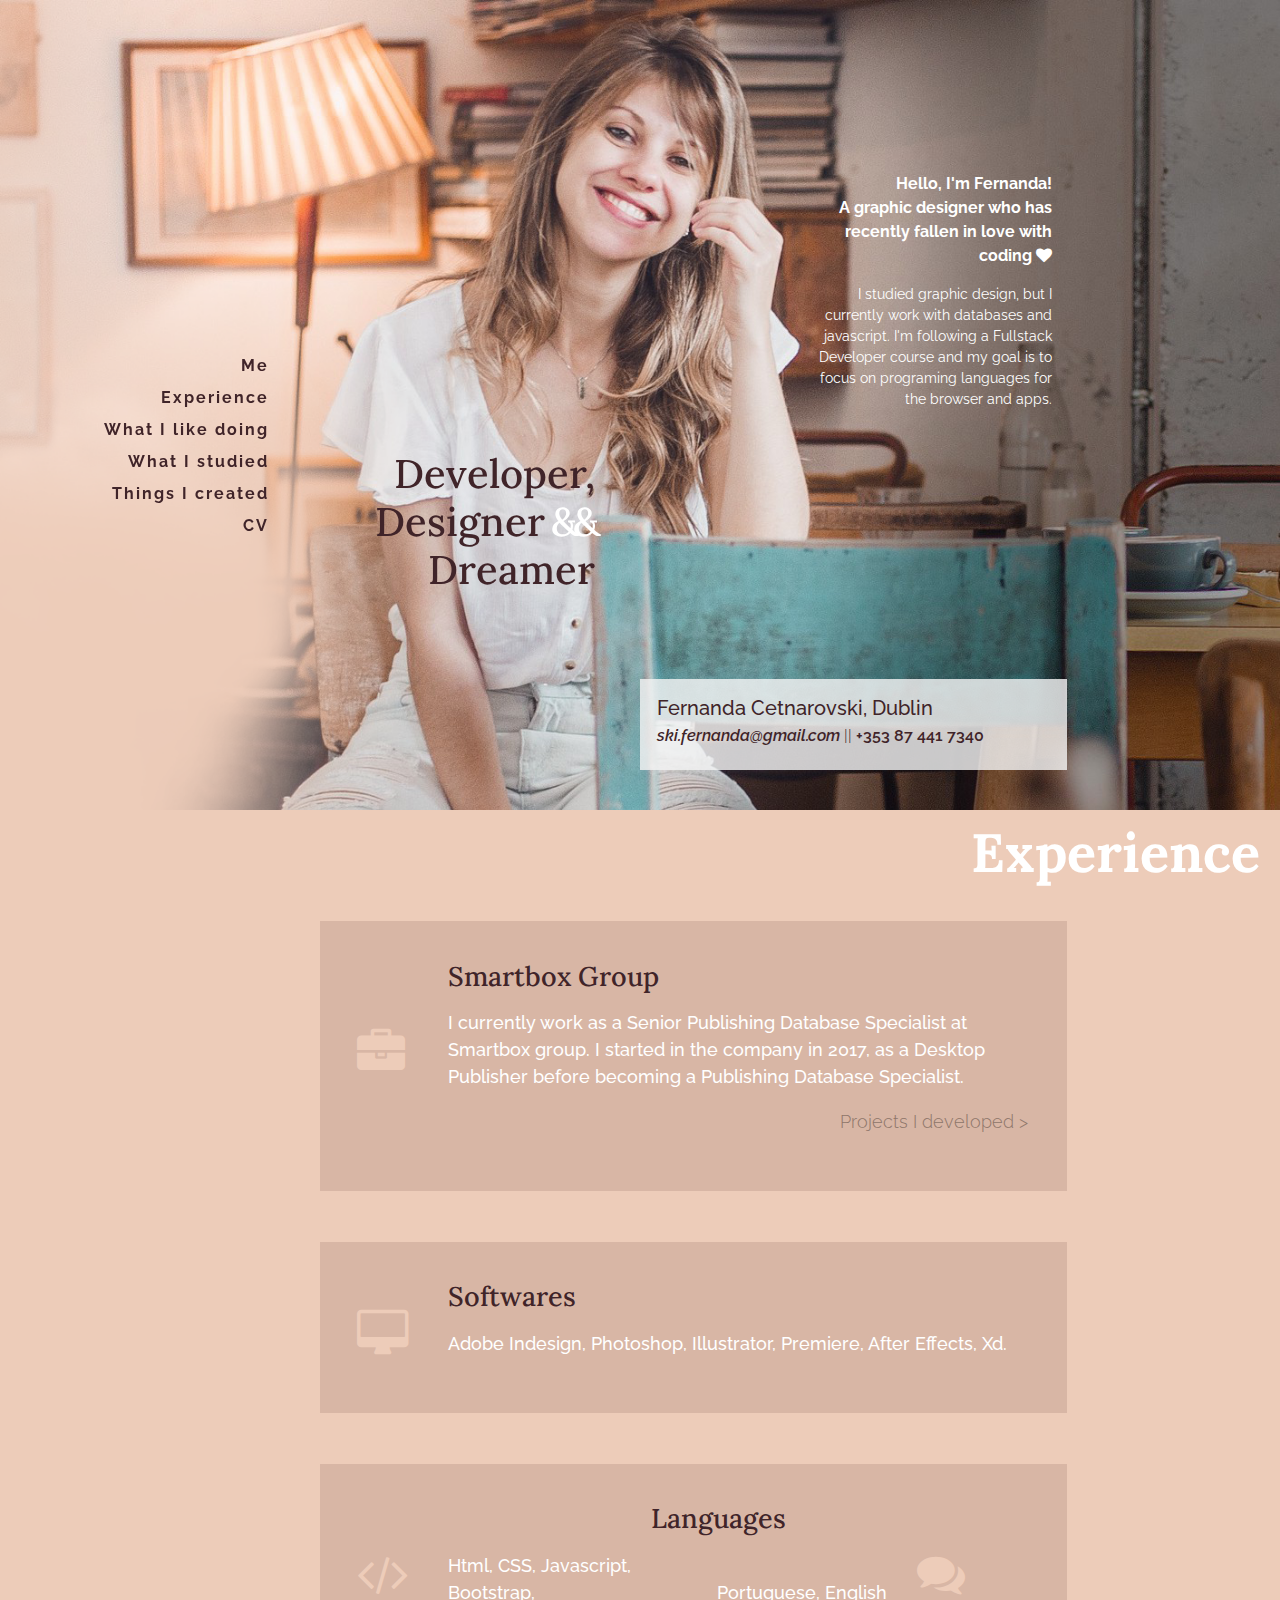
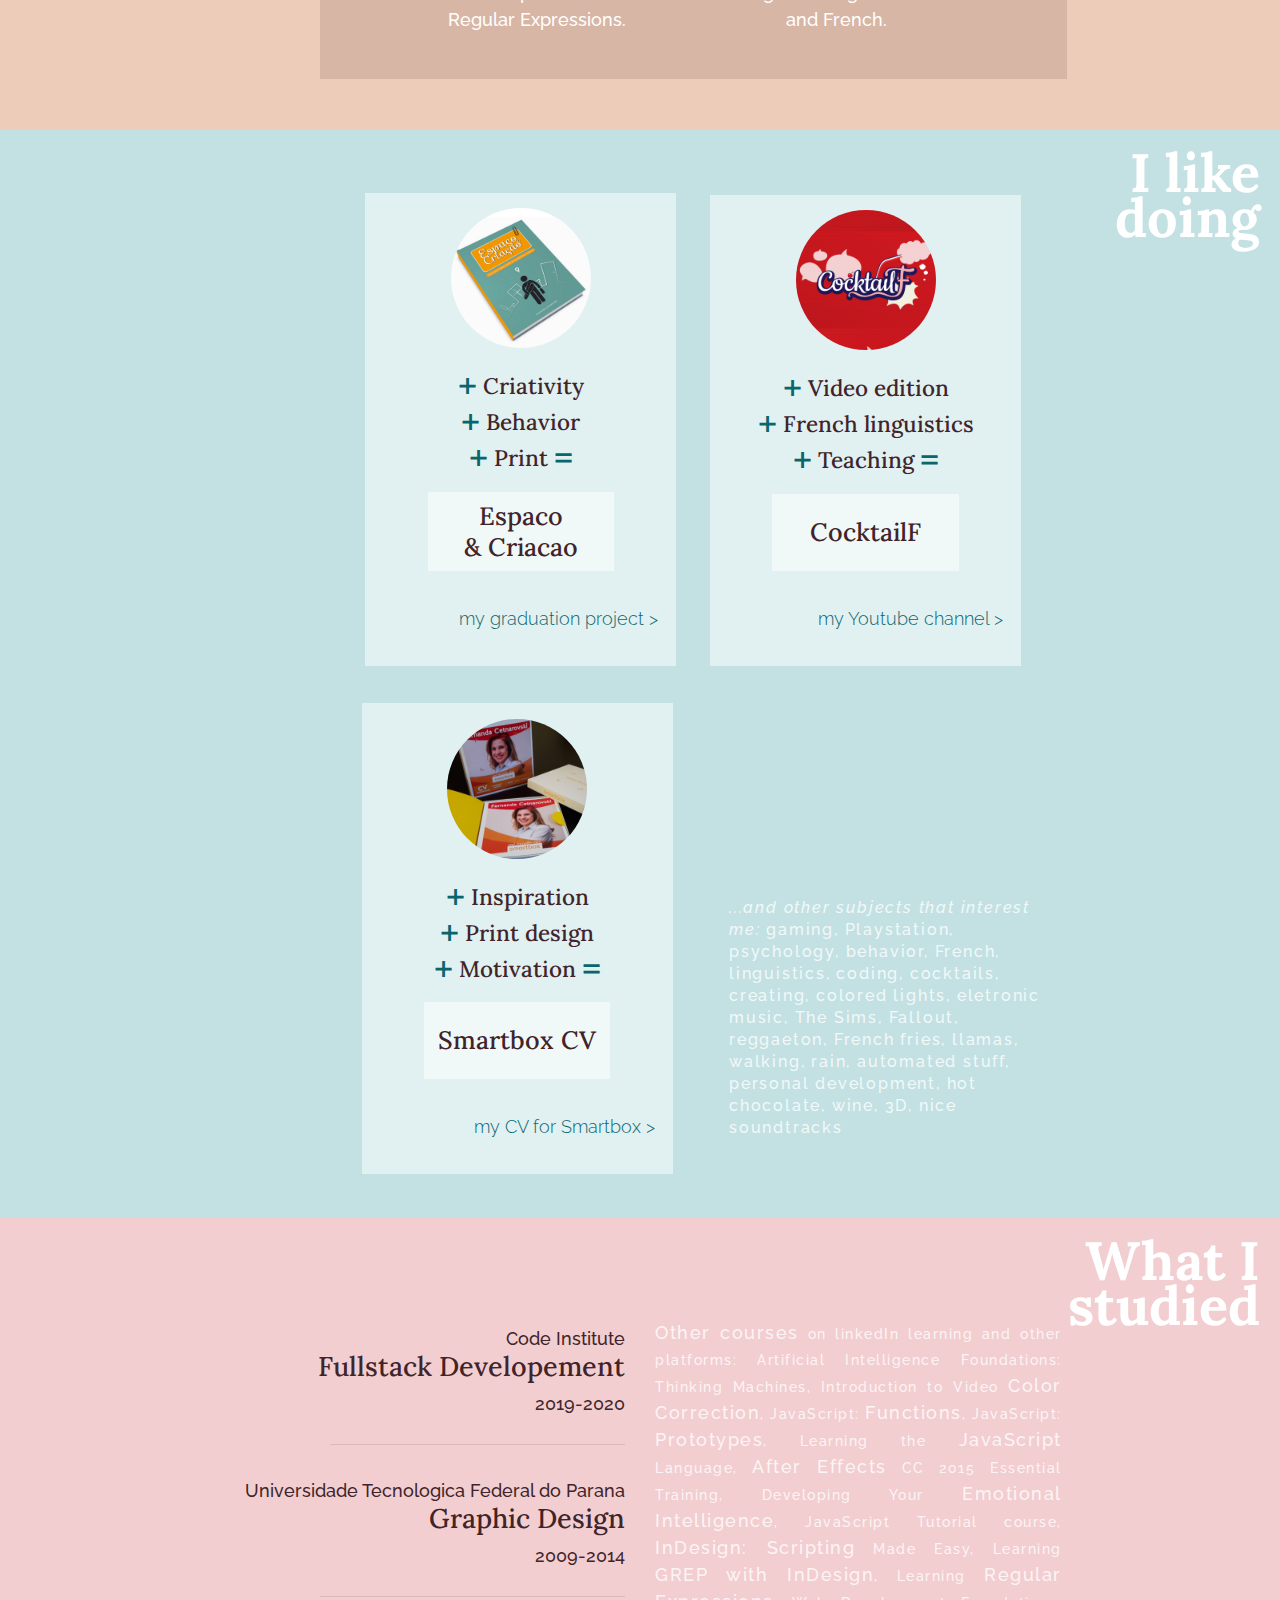
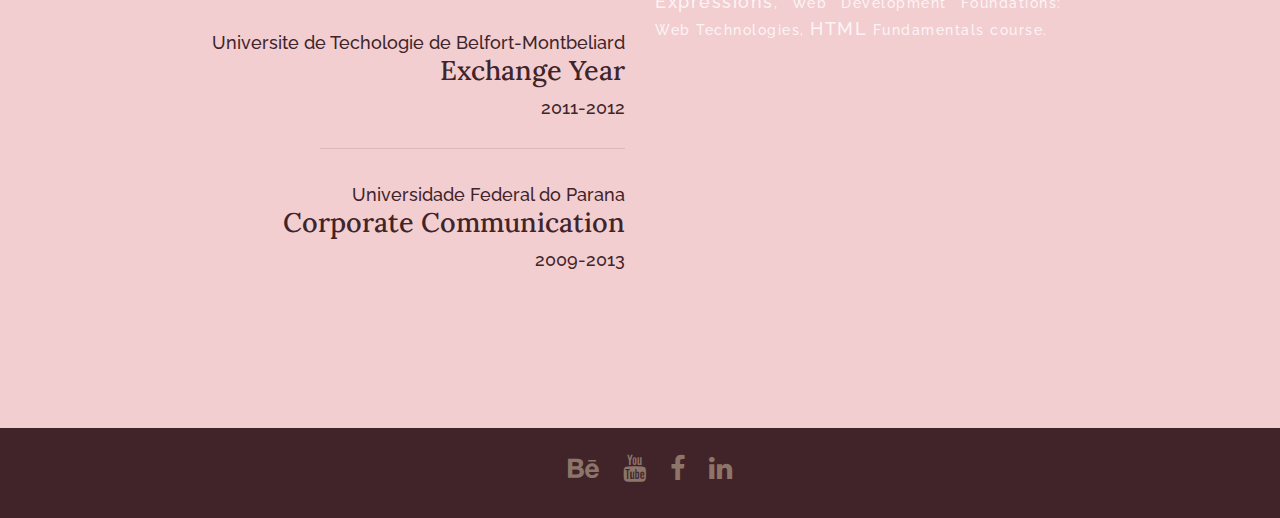
<file: index.html>
<!DOCTYPE html>
<html lang="en">

<head>
	<title>Fernanda Cetnarovski</title>
	<link rel="stylesheet" href="https://stackpath.bootstrapcdn.com/bootstrap/4.4.1/css/bootstrap.min.css"
		integrity="sha384-Vkoo8x4CGsO3+Hhxv8T/Q5PaXtkKtu6ug5TOeNV6gBiFeWPGFN9MuhOf23Q9Ifjh" crossorigin="anonymous">
	<script src="https://code.jquery.com/jquery-3.4.1.slim.min.js"
		integrity="sha384-J6qa4849blE2+poT4WnyKhv5vZF5SrPo0iEjwBvKU7imGFAV0wwj1yYfoRSJoZ+n" crossorigin="anonymous">
	</script>
	<script src="https://cdn.jsdelivr.net/npm/popper.js@1.16.0/dist/umd/popper.min.js"
		integrity="sha384-Q6E9RHvbIyZFJoft+2mJbHaEWldlvI9IOYy5n3zV9zzTtmI3UksdQRVvoxMfooAo" crossorigin="anonymous">
	</script>
	<script src="https://stackpath.bootstrapcdn.com/bootstrap/4.4.1/js/bootstrap.min.js"
		integrity="sha384-wfSDF2E50Y2D1uUdj0O3uMBJnjuUD4Ih7YwaYd1iqfktj0Uod8GCExl3Og8ifwB6" crossorigin="anonymous">
	</script>
	<meta name="viewport" content="width=device-width, initial-scale=1">
	<link rel="stylesheet" href="https://maxcdn.bootstrapcdn.com/font-awesome/4.7.0/css/font-awesome.min.css"
		type="text/css" />
	<link rel="stylesheet" href="assets/css/style.css">
</head>

<body>

	<nav class="d-none d-lg-block">
		<ul>
			<li><a href="#me">Me</a></li>
			<li><a href="#experience">Experience</a></li>
			<li><a href="#I-like">What I like doing</a></li>
			<li><a href="#I-studied">What I studied</a></li>
			<li><a href="https://www.behance.net/fcetnarovski" target="_blank">Things I created</a></li>
			<li><a href="assets/resources/Profile.pdf" target="_blank">CV</a></li>
		</ul>
	</nav>

	<section id="me">

		<div class="row no-gutters hero-image">
			<div class="col-12 col-lg-8 offset-lg-2 mobile-background">
				<div class="col-12 col-lg-6" id="main-title">
					<h1>Developer,<br>Designer<span> &amp;&amp;</span><br>Dreamer</h1>
				</div>
				<div class="col-10 offset-1 col-lg-4 offset-lg-8 text-center text-lg-right" id="intro-text">
					<p class="hello-text"> Hello, I'm Fernanda! <br>A graphic designer who has recently fallen in love with coding
						<i class="fa fa-heart"></i></p>
					<p class="d-none d-lg-block"> I studied graphic design, but I currently work with databases and
						javascript.
						I'm following a Fullstack Developer course and my goal is to focus on programing languages for
						the browser and apps.</p>
				</div>
				<div class="col-12 col-lg-6 offset-lg-6 text-center text-lg-left" id="contact">
					<h5>Fernanda Cetnarovski, Dublin </h5>
					<h6><i>ski.fernanda@gmail.com</i> <span>||</span> +353&nbsp;87&nbsp;441&nbsp;7340</h6>
				</div>
			</div>
		</div>

	</section>

	<section id="experience">

		<div class="row no-gutters">
			<div class="col-12 experience-background">
				<div class="title-bar">
					<div class="titles">
						<h2>Experience</h2>
					</div>
				</div>

				<div class="experience-item col-10 offset-1 col-lg-7 offset-lg-3">
					<h3>Smartbox Group</h3>
					<i class="fa fa-briefcase d-none d-lg-block" aria-hidden="true"></i>
					<div class="experience-text col-11 col-lg-12">

						<p>I currently work as a Senior Publishing
							Database Specialist at Smartbox group.
							I started in the company in 2017, as a Desktop Publisher before becoming a
							Publishing Database Specialist.</p>
					</div>
					<p class="text-right">
						<span><a href="https://www.behance.net/fcetnarovski" target="_blank">Projects I developed &gt;</a></span>
					</p>
				</div>
				<div class="experience-item col-10 offset-1 col-lg-7 offset-lg-3">
					<h3>Softwares</h3>
					<i class="fa fa-desktop d-none d-lg-block" aria-hidden="true"></i>
					<div class="experience-text col-11 col-lg-12">

						<p>Adobe Indesign, Photoshop, Illustrator,
							Premiere, After Effects, Xd.</p>
					</div>
				</div>
				<div class="experience-item col-10 offset-1 col-lg-7 offset-lg-3">
					<h3 class="text-center">Languages</h3>
					<i class="fa fa-code"></i>
					<div class="col-12 col-lg-5 experience-text">
						<p>Html, CSS, Javascript, Bootstrap,<br>Regular Expressions.</p>
					</div>
					<i class="fa fa-comments right-icons"></i>
					<div class="col-11 col-lg-4 experience-text text-right">
						<p>Portuguese, English<br>and French.</p>
					</div>
				</div>


			</div>
		</div>

	</section>

	<section id="I-like">

		<div class="row no-gutters">
			<div class="col-12 I-like-background">
				<div class="title-bar-2 d-block d-lg-none">
				</div>
				<div class="titles">
					<h2>I like<br>doing</h2>
				</div>
				<div class="col-12 col-lg-7 offset-lg-3 I-like-wrapper text-center">
					<div class="col-10 col-lg-5 I-like-item">
						<div class="I-like-img espaco-img"></div>
						<div class="I-like-content">
							<h3><span>+</span> Criativity<br>
								<span>+</span> Behavior<br>
								<span>+</span> Print <span>=</span><br></h3>
								<h2>Espaco <br>&amp; Criacao</h2>
									<p class="I-like-content-links"><a
											href="https://www.behance.net/gallery/13488303/Guide-Book-Design-Espaco-e-Criacao"
											target="_blank">my
											graduation project &gt;</a></p>
						</div>
					</div>
					<div class="col-10 col-lg-5 I-like-item">
						<div class="I-like-img cocktail-img"></div>
						<div class="I-like-content">
							<h3><span>+</span> Video edition<br>
								<span>+</span> French linguistics<br>
								<span>+</span> Teaching <span>=</span><br></h3>
								<h2 class="one-line-title">CocktailF</h2>
								<p class="I-like-content-links"><a href="https://www.youtube.com/cocktailf"
										target="_blank">my
										Youtube channel &gt;</a></p>
						</div>
					</div>
					<div class="col-10 col-lg-5 I-like-item">
						<div class="I-like-img fernanda-img"></div>
						<div class="I-like-content">
							<h3><span>+</span> Inspiration<br>
								<span>+</span> Print design<br>
								<span>+</span> Motivation <span>=</span><br></h3>
								<h2 class="one-line-title">Smartbox CV</h2>
								<p class="I-like-content-links"><a
										href="https://issuu.com/cetnarovski/docs/smartboxcv_fernandacetnarovski-noc-"
										target="_blank">my
										CV for Smartbox &gt;</a></p>
						</div>
					</div>
					<div class="col-10 col-lg-5" id="shy-text">

						<p><i>...and other subjects that interest me:</i> gaming, Playstation, psychology,
							behavior,
							French, linguistics, coding, cocktails, creating,
							colored lights, eletronic music,
							The Sims, Fallout, reggaeton, French fries, llamas, walking,
							rain, automated stuff, personal development, hot chocolate, wine, 3D, nice
							soundtracks
						</p>
					</div>
				</div>
			</div>
		</div>

	</section>


	<section id="I-studied">

		<div class="row no-gutters">
			<div class="col I-studied-background background">
				<div class="title-bar-2 d-block d-lg-none">
				</div>
				<div class="titles">
					<h2>What I<br>studied</h2>
				</div>
				<div class="col-12 col-lg-6 text-center text-lg-right I-studied-wrapper">
					<div class="I-studied-item">
						<h4>Code Institute</h4>
						<h3>Fullstack Developement</h3>
						<p>2019-2020</p>
						<hr class="hr-center d-block d-lg-none">
						<hr class="hr-right d-none d-lg-block">
					</div>

					<div class="I-studied-item">
						<h4>Universidade Tecnologica Federal do Parana</h4>
						<h3>Graphic Design</h3>
						<p>2009-2014</p>

					</div>
					<hr class="hr-center d-block d-lg-none">
					<hr class="hr-right d-none d-lg-block">
					<div class="I-studied-item">
						<h4>Universite de Techologie de Belfort-Montbeliard</h4>
						<h3>Exchange Year</h3>
						<p>2011-2012</p>

					</div>
					<hr class="hr-center d-block d-lg-none">
					<hr class="hr-right d-none d-lg-block">
					<div class="I-studied-item">
						<h4>Universidade Federal do Parana</h4>
						<h3>Corporate Communication</h3>
						<p>2009-2013</p>
					</div>
				</div>

				<div class="col-12 col-lg-6 I-studied-wrapper">
					<div class="other-courses col-12 col-lg-8 text-justify">
						<p><span>Other courses</span> on linkedIn learning and other platforms: Artificial
							Intelligence Foundations: Thinking Machines,
							Introduction to Video <span>Color Correction</span>,
							JavaScript: <span>Functions</span>,
							JavaScript: <span>Prototypes</span>,
							Learning the <span>JavaScript</span> Language,
							<span>After Effects</span> CC 2015 Essential Training,
							Developing Your <span>Emotional Intelligence</span>,
							JavaScript Tutorial course,
							<span>InDesign: Scripting</span> Made Easy,
							Learning <span>GREP with InDesign</span>,
							Learning <span>Regular Expressions</span>,
							Web Development Foundations: Web Technologies,
							<span>HTML</span> Fundamentals course.
						</p>
					</div>
				</div>
			</div>
		</div>

	</section>

	<footer>
		<div class="row no-gutters">
			<div class="col footer-background text-center">
				<a href="https://www.behance.net/fcetnarovski" target="_blank"><i class="fa fa-behance"></i></a>
				<a href="https://www.youtube.com/cocktailf" target="_blank"><i class="fa fa-youtube"></i></a>
				<a href="https://www.facebook.com/fernanda.cetnarovski"
					target="_blank"><i class="fa fa-facebook-f"></i></a>
				<a href="https://www.linkedin.com/in/fcetnarovski/" target="_blank"><i class="fa fa-linkedin"></i></a>
			</div>
		</div>
	</footer>

</body>

</html>
</file>
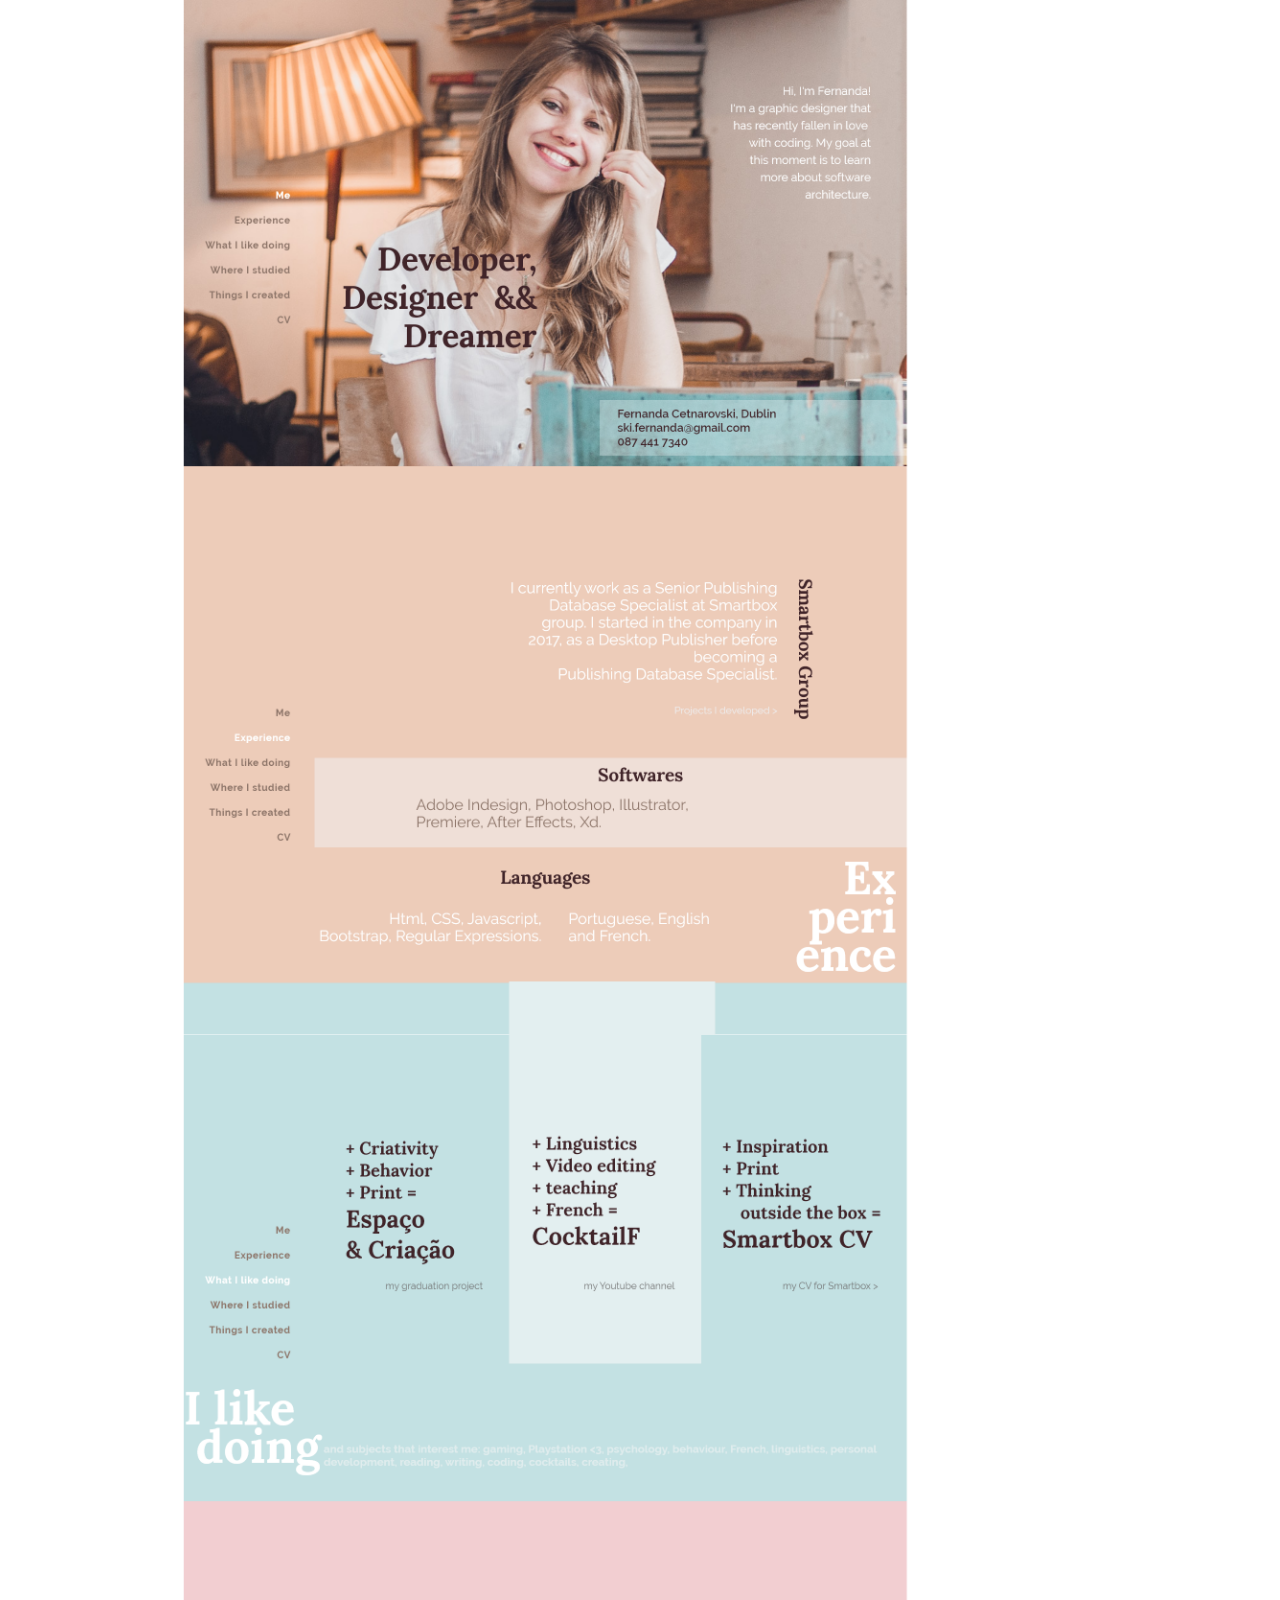
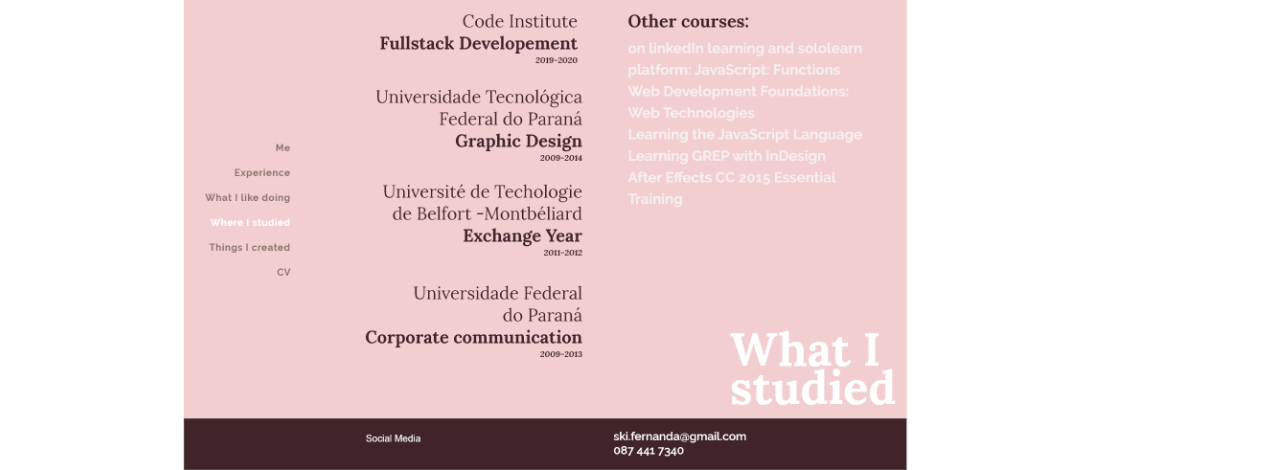
<file: wireframes/mockup.html>
<!DOCTYPE html>
<html lang="en">

<head>
	<title>Fernanda Cetnarovski</title>
	<link rel="stylesheet" href="https://stackpath.bootstrapcdn.com/bootstrap/4.4.1/css/bootstrap.min.css"
		integrity="sha384-Vkoo8x4CGsO3+Hhxv8T/Q5PaXtkKtu6ug5TOeNV6gBiFeWPGFN9MuhOf23Q9Ifjh" crossorigin="anonymous">
</head>

<body>
    <div class="container">
        <div class="row">
            <div class="col-10">
                <img src="MOCKUP-1.png" style="width:100%;">
            </div>
            <div class="col-10" >
                <img src="MOCKUP-2.png" style="width:100%;">
            </div>
            <div class="col-10">
                <img src="MOCKUP-3.png" style="width:100%;">
            </div>
            <div class="col-10">
                <img src="MOCKUP-4.png" style="width:100%;">
            </div>
        </div>
    </div>
</body>
</html>
</file>
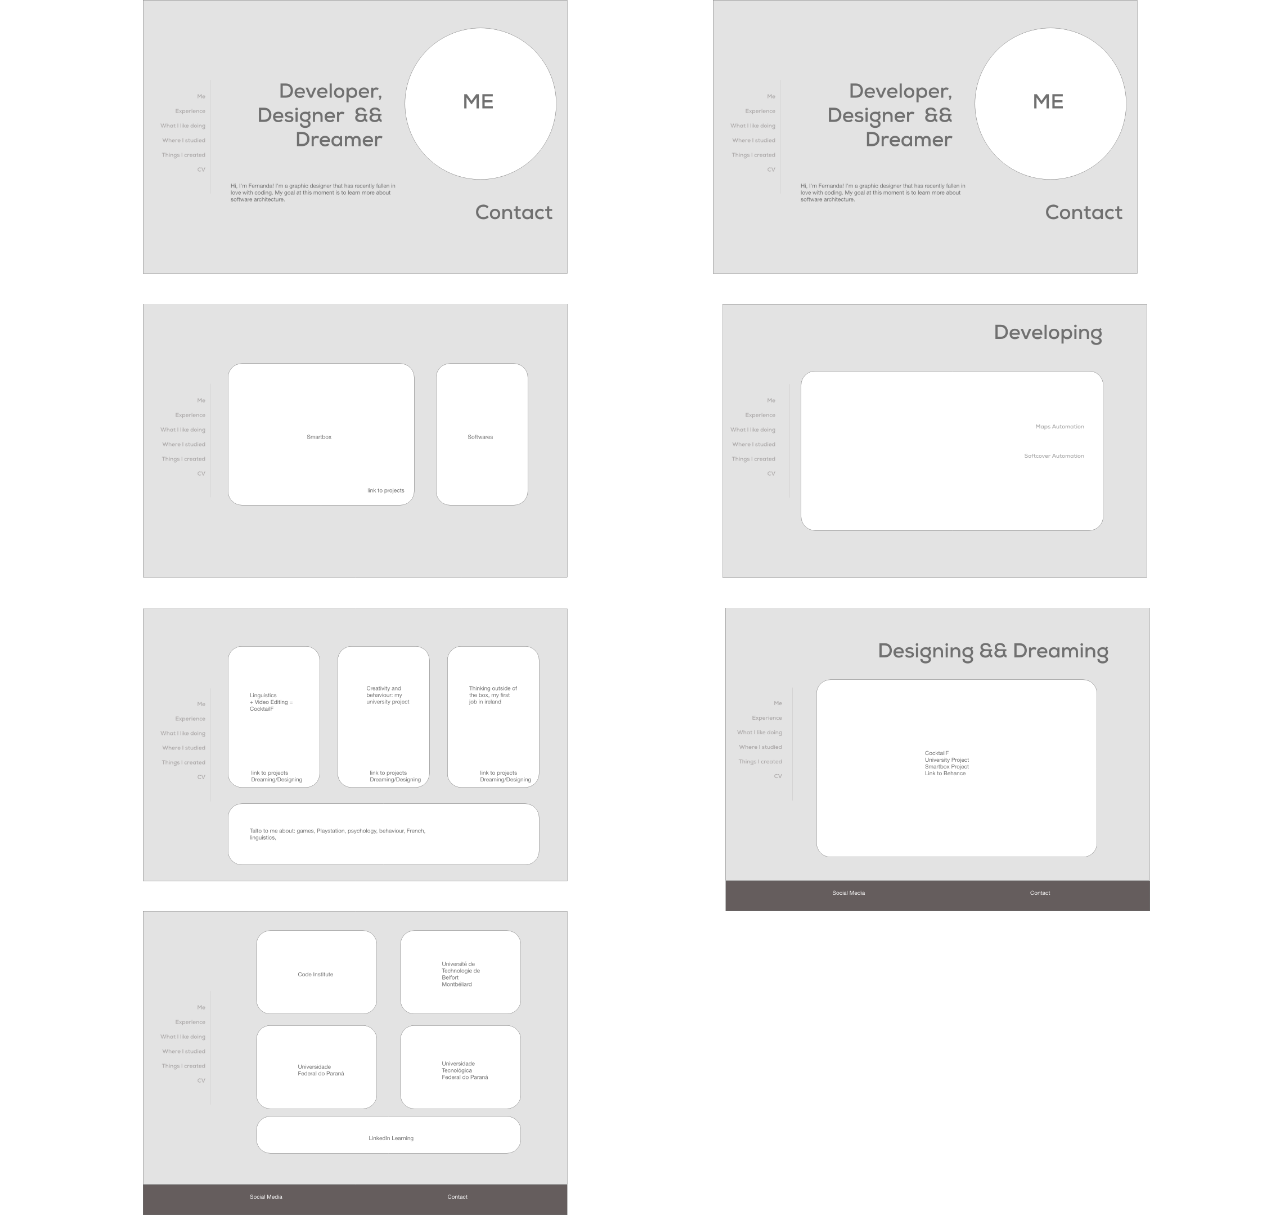
<file: wireframes/wireframes.html>
<!DOCTYPE html>
<html lang="en">

<head>
	<title>Fernanda Cetnarovski</title>
	<link rel="stylesheet" href="https://stackpath.bootstrapcdn.com/bootstrap/4.4.1/css/bootstrap.min.css"
		integrity="sha384-Vkoo8x4CGsO3+Hhxv8T/Q5PaXtkKtu6ug5TOeNV6gBiFeWPGFN9MuhOf23Q9Ifjh" crossorigin="anonymous">
</head>

<body>
    <div class="container">
        <div class="row">
            <div class="col-6">
                <img src="STR-1.png" style="width:100%;">
            </div>
            <div class="col-6" >
                <img src="STR-1.png" style="width:100%;">
            </div>
            <div class="col-6">
                <img src="STR-2.png" style="width:100%;">
            </div>
            <div class="col-6">
                <img src="STR-5.png" style="width:100%;">
            </div>
            <div class="col-6">
                <img src="STR-3.png" style="width:100%;">
            </div>
            <div class="col-6">
                <img src="STR-6.png" style="width:100%;">
            </div>
            <div class="col-6">
                <img src="STR-4.png" style="width:100%;">
            </div>
        </div>
    </div>
</body>
</html>
</file>
<file: assets/css/style.css>
@import url('https://fonts.googleapis.com/css?family=Lora:900,800,500|Raleway:100,200,300,400,500,600,700,800,900&display=swap');

body {
    font-family: 'Raleway', sans-serif;
    font-weight: 500;
    color: #fff;
}

a {
    color:#8D7569;
}

a:hover {
    color: #fff;
    text-decoration: none;
}

/* ----------------------------------------------------------------------------------------------------- Nav items */

nav {
    position: fixed;
    left: 5%;
    top: 350px;
    z-index: 1;
    text-align: right;
    font-family: 'Raleway', sans-serif;
    line-height: 2;
}

nav a {
    font-weight: 700;
    letter-spacing: 2px;
    color:#402429;
}

nav ul {
    list-style-type: none;
}

/* ----------------------------------------------------------------------------------------------------- Me */

.hero-image {
    background-image: url("../images/hero_image_bright.png");
    background-position: center top;
    background-repeat: no-repeat;
    background-size: 100%;
    transition: all .5s ease-in-out; 
    height: 90vh;
}

#main-title {
    position: relative;
    right: 30px;
    top: 450px;
    font-family: 'Lora', serif;
    color:#402429;
    font-weight: 900;
    text-align: right;
    line-height: 1.6;
    z-index: 1;
}

h1>span { /* for && */
    letter-spacing: -5px;
    color: white;
}

#intro-text {
    text-align: right;
    font-weight: 400;
}

#intro-text p{
    font-size: 14px;
}

.hello-text {
    padding-top: 8%;
    font-weight: 700;
    font-size: 16px !important;
}

#contact {
    background-color: rgba(243, 243, 243, 0.815);
    color:#402429;
    padding: 2%;
    position: absolute;
    bottom: 5%;
}

#contact h5,
#contact h6{
    margin: 0;
    padding: 0;
}

#contact h6 {
    font-size: 16px;
    font-weight: 600;
    line-height: 2;
}

#contact h6 span{
    font-weight: 300;
}

/* ---------- Hero image size for tablets and phones*/
@media only screen and (max-width: 1200px) {
    .hero-image {
        background-size: 200%;    
    }
}

/* ---------- Me section for phones */
@media only screen and (max-width: 1000px) {
    
    #main-title {
        position: absolute;
        left: 0;
        top: -92px;
        text-align: center;
        background-color: rgba(243, 243, 243, 0.5);
    }

    h1{
        font-size: 24px;
        margin: 5px 0 5px 0;
    }

    .hello-text{
        padding-top: 10%;
        font-weight: 700;
        font-size: 14px !important;
    }

    #contact h5 {
    font-size: 16px;
    }

    #contact h6 {
    font-size: 12px;
    }

    #contact h6 span{
        font-weight: 300;
    }

    #intro-text {
        height: 100%;
    }

    .mobile-background {
        background-color: #EDCCB9;
        height: 30vh;
        position: relative;
        top: 60vh;
    }
}

/* ----------------------------------------------------------------------------------------------------- ALL PAGES Titles */

.titles>h2 {
    font-family: 'Lora', serif;
    font-weight: 800;
    font-size: 6vh;
    line-height: 5vh;
    text-align: right;
    padding: 0;
    margin:0;
    z-index: 1;
    position: absolute;
    right: 20px;
    top: 20px;
    margin: 0;
}

.title-bar {
    height: 60px;
}

.title-bar-2 {
    height: 100px;
}

/* ----------------------------------------------------------------------------------------------------- Experience */

.experience-background {
    background-color: #EDCCB9;
    position: relative;
    min-height: 90vh;
}

.experience-item { 
    background-color: rgb(216, 182, 165);
    padding: 3% 3% 3% 10%;
    margin-top: 4%;
    margin-bottom: 4%;
}

.experience-item>h3{
    font-family: 'Lora', serif;
    color: #402429;
    font-size: 3vh;
    margin-bottom: 3%;
    padding-right: 40px;
}

.experience-item p{
    font-size: 2vh;
    margin-bottom: 3%;
}

.experience-item span { /* Link to projects */
    font-weight: 300;
    text-align: right;
}

/* --------------- Icons */
.experience-item i{
    color: #EDCCB9;
    font-size: 300%;
    position: absolute;
    left: 5%;
    top: 40%;
}
    
.right-icons{
    left: 80% !important;
}

.experience-text {
    display: inline-block;
    padding: 0;
}

/* ----------------------------------------------------------------------------------------------------- I like doing */

.I-like-background{
    background-color: #C3E1E3;
    min-height: 90vh;
}

.I-like-wrapper{
    min-height: 100%;
    padding: 2% 0 2% 0;
}

.I-like-item {
    display: inline-block;
    background-color: rgba(255, 255, 255, 0.5);
    width: 100%;
    margin-top: 5%;
    margin-left:2%;
    margin-right: 2%;
    padding: 0px;
    text-align: center;
}

.I-like-img{
    width: 140px;
    height: 140px;
    border-radius: 70px;
    background-size: 100%;
    background-repeat: no-repeat;
    margin: 0 auto;
    margin-top: 5%;
}

.cocktail-img{
    background-image: url("../images/cocktailf-trimed.png");
}

.espaco-img{
    background-image: url("../images/espaco-trimed.png");
}

.fernanda-img{
    background-image: url("../images/fernanda-trimed.png");
}

.I-like-content {
    width: 100%;
    padding-top: 20px;
}

/* content text */
.I-like-item h3{
    color: #402429;
    font-family: 'Lora', serif;
    line-height: 4vh;
    font-size: 2.5vh;
}

/* + and = signs */
.I-like-content>h3>span{
    font-weight: 900;
    font-size: 4vh;
    color:rgb(8, 102, 109);
    vertical-align: bottom;
}

/* My Projects stand out*/
.I-like-content h2{
    text-align: center;
    color: #402429;
    font-family: 'Lora', serif;
    font-size: 2.8vh;
    margin: 5% 20%;
    padding: 3%;
    background-color: rgba(255, 255, 255, 0.5);  
}

.one-line-title{
    line-height: 6.5vh;
}

.I-like-content-links{
    font-weight: 300;
    font-size: 2vh;
    text-align: right;
    padding: 2vh;
}

.I-like-content-links a{
    color:rgb(8, 102, 109);
}

.I-like-content-links a:hover {
  color: #fff;;
  text-decoration: none;
}

#shy-text {
    text-align: left;
    color: rgba(255, 255, 255, 0.8);
    font-size: 16px;
    line-height: 22px;
    letter-spacing: 1.8px;
    display: inline-block;
    width: 100%;
    margin-top: 5%;
    margin-left:5%;
    margin-bottom: 5%;
    padding: 0px;
}

/* ----------------------------------------------------------------------------------------------------- What I studied */

.I-studied-background {
    background-color: #F2CED1;
    min-height: 90vh;
}

.I-studied-wrapper{
    margin-top: 8%;
    margin-bottom: 3%;
    float: left;
}

.I-studied-item {
    margin-left: 20px;
    color: #402429;
}

.I-studied-item h4, .I-studied-item p {
    font-weight: 300px;
    font-size: 2vh;
    margin: 0;
    padding-top: 8px;
}

.I-studied-item>h3{
    margin: 0;
    padding: 0;
    font-family: 'Lora', serif;
    font-size: 3vh;
}

hr{
    margin-top: 3vh;
    margin-bottom: 3vh;
    width: 50%;
}

.hr-right{
    text-align: right;
    margin-right: 0;
}

.hr-center{
    text-align: center;
}

.other-courses{
    color: rgba(255, 255, 255, 0.8);
    font-size: 14px;
    padding: 0;
    margin: 0;
    line-height: 26px;
    letter-spacing: 1.5px;
}

.other-courses span{
    font-size: 18px;
}


/* ----------------------------------------------------------------------------------------------------- Footer */
.footer-background{
    background-color: #402429;
    min-height: 10vh;
}

.footer-background>a>i{
    padding-left: 20px;
    font-size: 3vh;
    margin-top: 3vh;
}
/* ----------------------------------------------------------------------------------------------------------------------- */
/* --------------------------------------------------------------------------------------------------------  IPAD PRO ONLY */

@media only screen and (min-device-width: 1024px) and (max-device-width: 1366px) and (orientation:portrait) {
  /* ------------------------------------------------------- ME */
  .hero-image {
        background-size: 160%;    
    }
    #intro-text {
        position: relative;
        left: 100px;
        top: 80px;
    }
    #main-title {
        position: absolute;
        left: 0;
        top: 50%;
    }
    .title-bar{
        margin-bottom: 80px;
    }
/* ------------------------------------------------------- ALL PAGES Titles */
    .titles>h2{
        font-size: 4.5vh !important;
    }
/* ------------------------------------------------------- I LIKE */
    .I-like-item h3{
        font-size: 2vh !important;
    }

    /* + and = signs */
    .I-like-content>h3>span{
        font-size: 3vh !important;
    }

    /* My Projects stand out*/
    .I-like-content h2{
        font-size: 2.2vh !important;
    }

    .one-line-title{
        line-height: 3.9vh !important;
    }

/* ------------------------------------------------------- I STUDIED */
    .I-studied-item>h3{
    font-size: 2vh !important;
    }
    .I-studied-item>h4{
    font-size: 1.5vh !important;
    }
    .other-courses{
        position: relative;
        top: 100px;
    }
}
</file>
